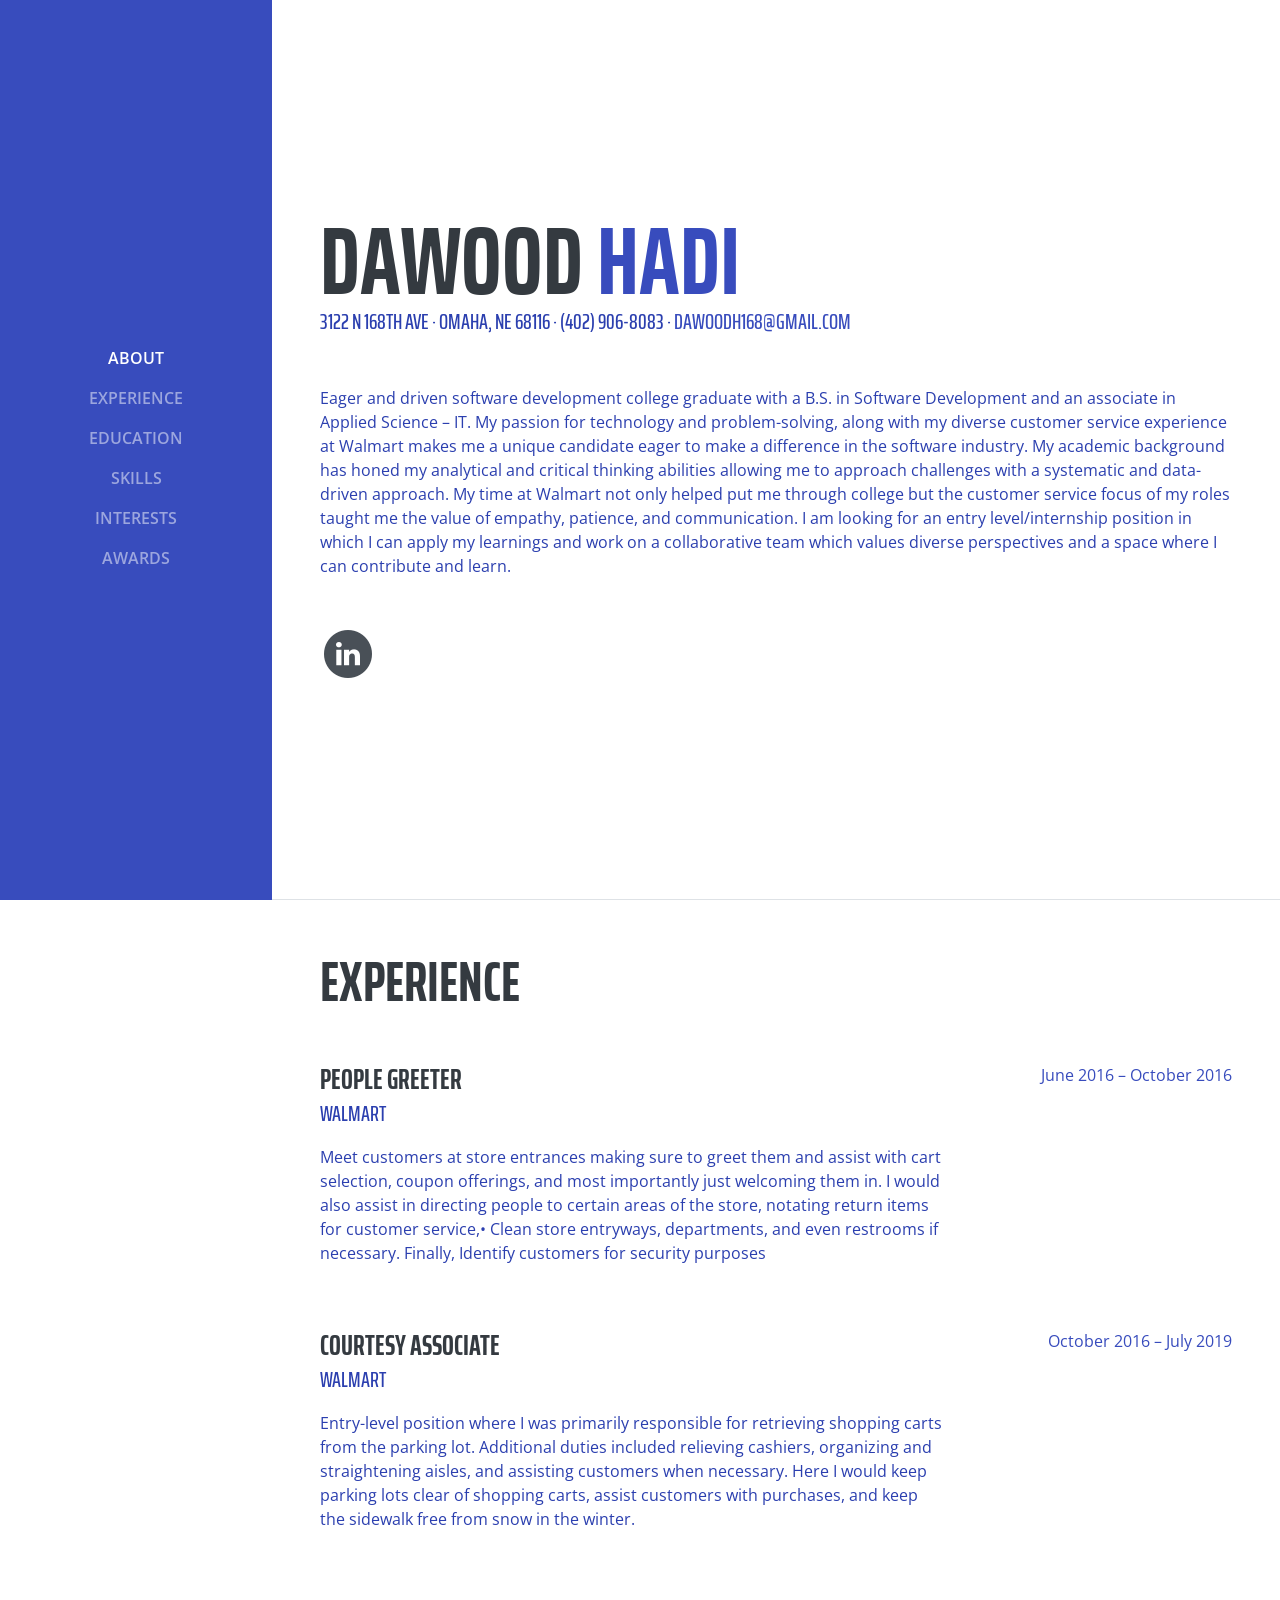
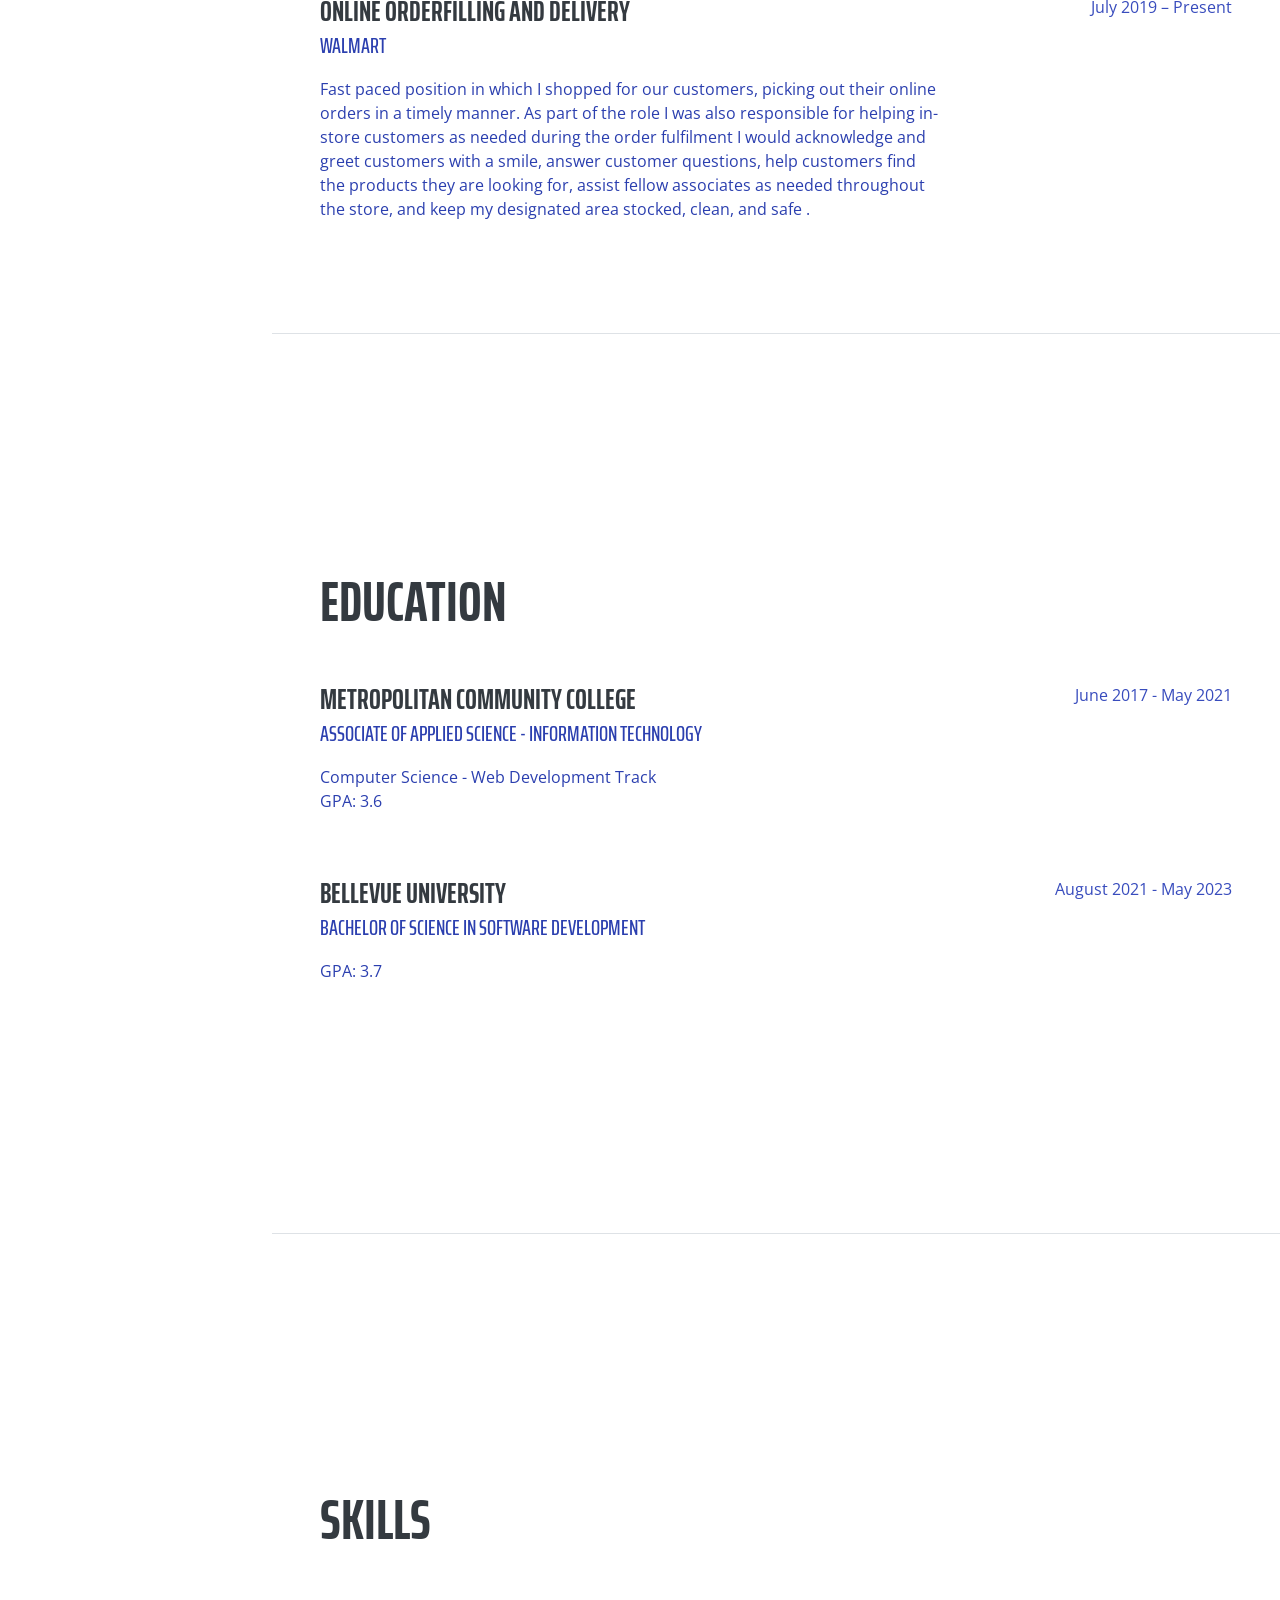
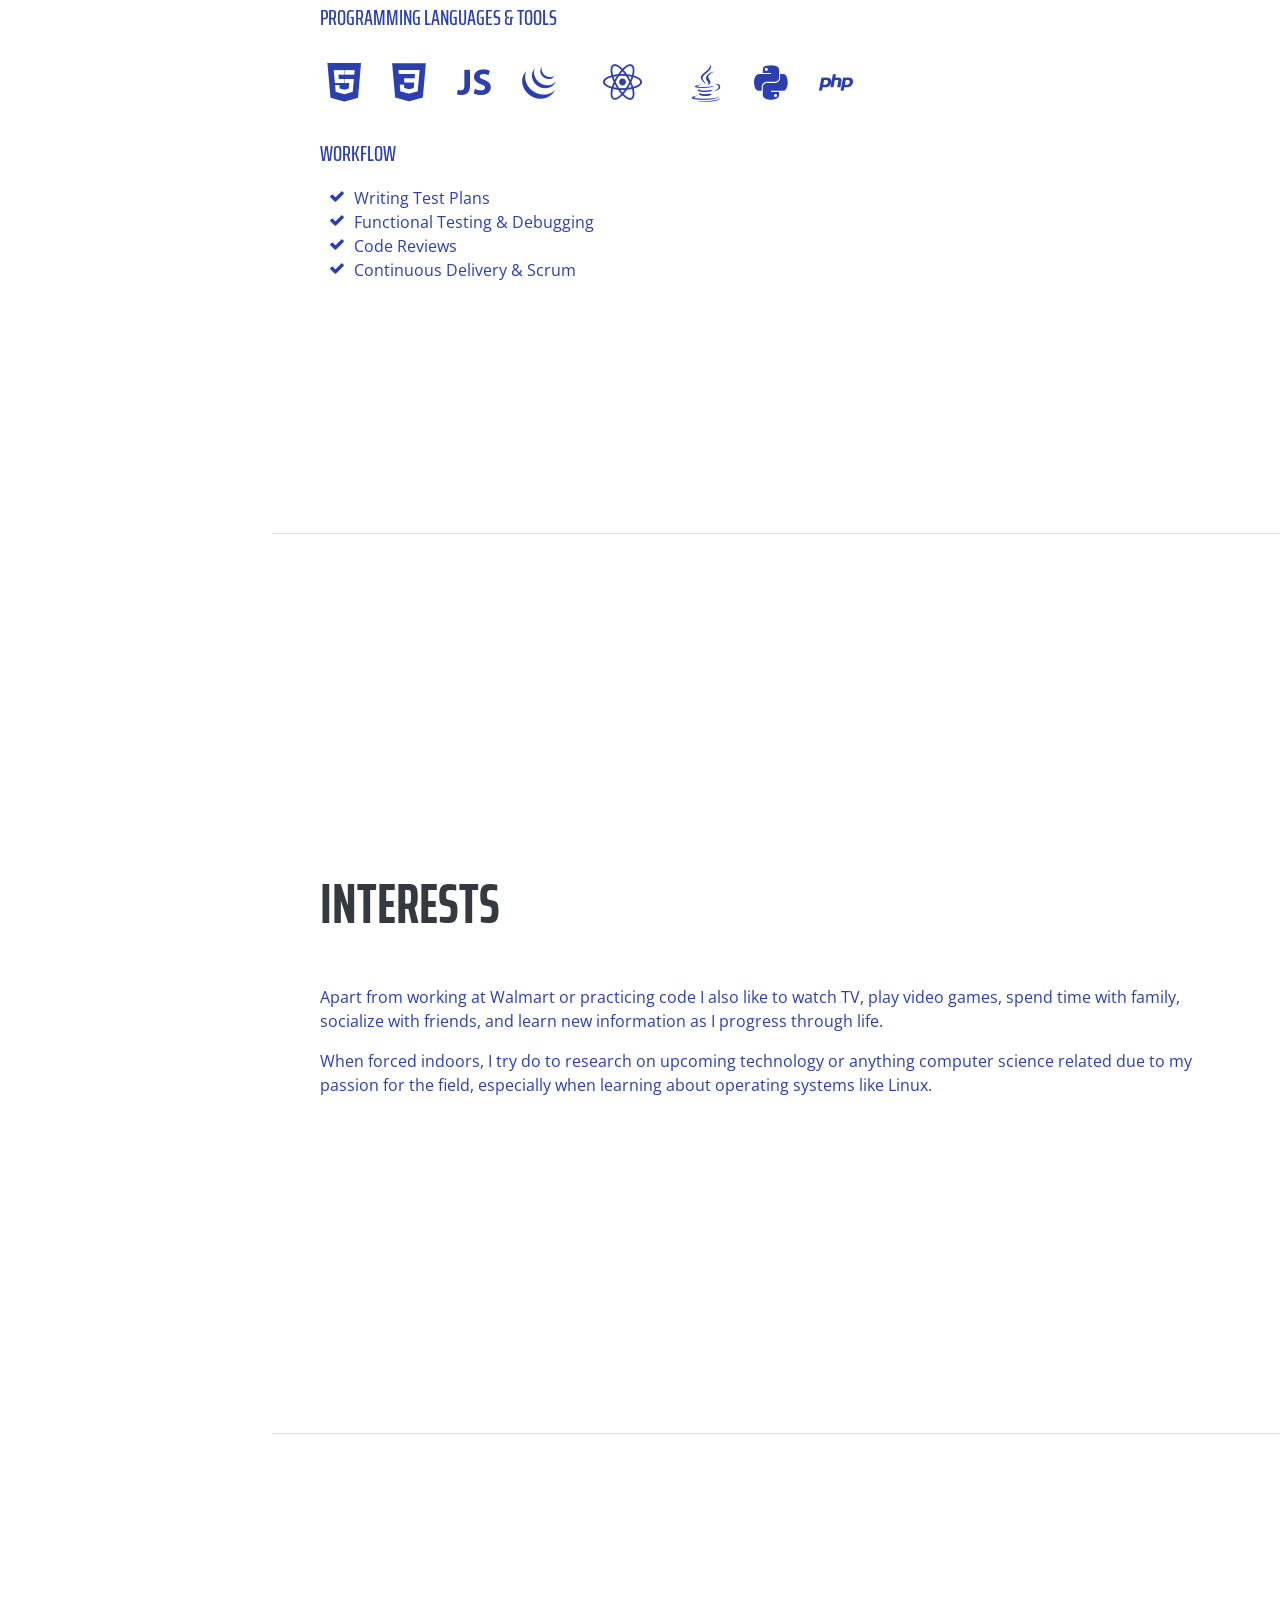
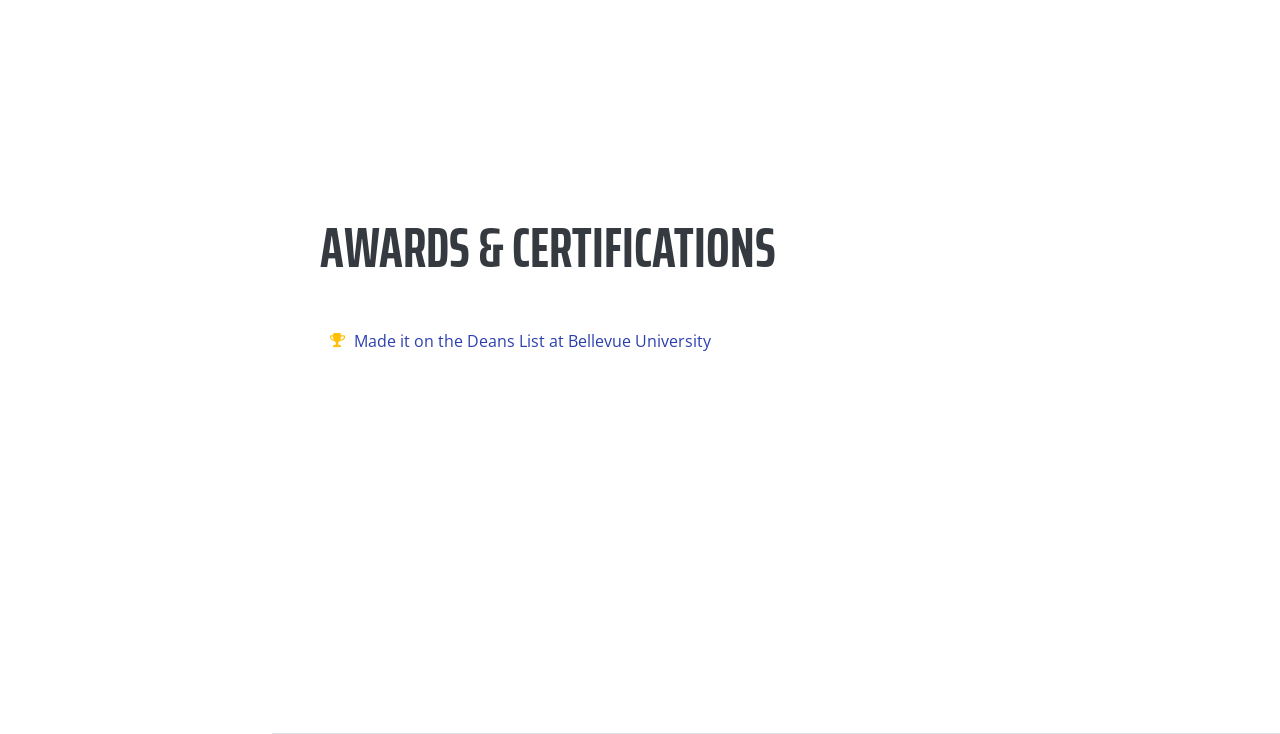
<file: resume-bootstrap4-master edit/resume-bootstrap4-master edit/index.html>
<!DOCTYPE html>
<html lang="en">

  <head>

    <meta charset="utf-8">
    <meta name="viewport" content="width=device-width, initial-scale=1, shrink-to-fit=no">
    <meta name="description" content="">
    <meta name="author" content="">

    <title>Resume - Start Bootstrap Theme</title>

    <!-- Bootstrap core CSS -->
    <link href="vendor/bootstrap/css/bootstrap.min.css" rel="stylesheet">

    <!-- Custom fonts for this template -->
    <link href="https://fonts.googleapis.com/css?family=Saira+Extra+Condensed:100,200,300,400,500,600,700,800,900" rel="stylesheet">
    <link href="https://fonts.googleapis.com/css?family=Open+Sans:300,300i,400,400i,600,600i,700,700i,800,800i" rel="stylesheet">
    <link href="vendor/font-awesome/css/font-awesome.min.css" rel="stylesheet">
    <link href="vendor/devicons/css/devicons.min.css" rel="stylesheet">
    <link href="vendor/simple-line-icons/css/simple-line-icons.css" rel="stylesheet">

    <!-- Custom styles for this template -->
    <link href="css/resume.css" rel="stylesheet">

  </head>

  <body id="page-top">

    <nav class="navbar navbar-expand-lg navbar-dark bg-primary fixed-top" id="sideNav">
      <a class="navbar-brand js-scroll-trigger" href="#page-top">
        <span class="d-block d-lg-none">Start Bootstrap</span>
        <span class="d-none d-lg-block">
        
        </span>
      </a>
      <button class="navbar-toggler" type="button" data-toggle="collapse" data-target="#navbarSupportedContent" aria-controls="navbarSupportedContent" aria-expanded="false" aria-label="Toggle navigation">
        <span class="navbar-toggler-icon"></span>
      </button>
      <div class="collapse navbar-collapse" id="navbarSupportedContent">
        <ul class="navbar-nav">
          <li class="nav-item">
            <a class="nav-link js-scroll-trigger" href="#about">About</a>
          </li>
          <li class="nav-item">
            <a class="nav-link js-scroll-trigger" href="#experience">Experience</a>
          </li>
          <li class="nav-item">
            <a class="nav-link js-scroll-trigger" href="#education">Education</a>
          </li>
          <li class="nav-item">
            <a class="nav-link js-scroll-trigger" href="#skills">Skills</a>
          </li>
          <li class="nav-item">
            <a class="nav-link js-scroll-trigger" href="#interests">Interests</a>
          </li>
          <li class="nav-item">
            <a class="nav-link js-scroll-trigger" href="#awards">Awards</a>
          </li>
        </ul>
      </div>
    </nav>

    <div class="container-fluid p-0">

      <section class="resume-section p-3 p-lg-5 d-flex d-column" id="about">
        <div class="my-auto">
          <h1 class="mb-0">Dawood
            <span class="text-primary">Hadi</span>
          </h1>
          <div class="subheading mb-5">3122 N 168th Ave · Omaha, NE 68116 · (402) 906-8083 ·
            <a href="mailto:name@email.com">Dawoodh168@gmail.com</a>
          </div>
          <p class="mb-5">Eager and driven software development college graduate with a B.S. in Software Development and an associate in Applied Science – IT. My passion for technology and problem-solving, along with my diverse customer service experience at Walmart makes me a unique candidate eager to make a difference in the software industry. My academic background has honed my analytical and critical thinking abilities allowing me to approach challenges with a systematic and data-driven approach. My time at Walmart not only helped put me through college but the customer service focus of my roles taught me the value of empathy, patience, and communication. 
            I am looking for an entry level/internship position in which I can apply my learnings and work on a collaborative team which values diverse perspectives and a space where I can contribute and learn.</p>
          <ul class="list-inline list-social-icons mb-0">
            
            <li class="list-inline-item">
              <a href="https://www.linkedin.com/in/dawood-hadi-a346191b7/">
                <span class="fa-stack fa-lg">
                  <i class="fa fa-circle fa-stack-2x"></i>
                  <i class="fa fa-linkedin fa-stack-1x fa-inverse"></i>
                </span>
              </a>
            </li>
          </ul>
        </div>
      </section>

      <section class="resume-section p-3 p-lg-5 d-flex flex-column" id="experience">
        <div class="my-auto">
          <h2 class="mb-5">Experience</h2>

          <div class="resume-item d-flex flex-column flex-md-row mb-5">
            <div class="resume-content mr-auto">
              <h3 class="mb-0">People Greeter</h3>
              <div class="subheading mb-3">Walmart</div>
              <p>Meet customers at store entrances making sure to greet them and assist with cart selection, coupon offerings, and most importantly just welcoming them in. 
                I would also assist in directing people to certain areas of the store, notating return items for customer service,•	Clean store entryways, departments, and even restrooms if necessary. Finally, Identify customers for security purposes     </p>
            </div>
            <div class="resume-date text-md-right">
              <span class="text-primary">June 2016 – October 2016</span>
            </div>
          </div>

          <div class="resume-item d-flex flex-column flex-md-row mb-5">
            <div class="resume-content mr-auto">
              <h3 class="mb-0">Courtesy Associate</h3>
              <div class="subheading mb-3">Walmart</div>
              <p>Entry-level position where I was primarily responsible for retrieving shopping carts from the parking lot. Additional duties included relieving cashiers, organizing and straightening aisles, and assisting customers when necessary.
              Here I would keep parking lots clear of shopping carts, assist customers with purchases, and keep the sidewalk free from snow in the winter.</p>
            </div>
            <div class="resume-date text-md-right">
              <span class="text-primary">October 2016 – July 2019</span>
            </div>
          </div>

          <div class="resume-item d-flex flex-column flex-md-row mb-5">
            <div class="resume-content mr-auto">
              <h3 class="mb-0">Online Orderfilling and Delivery</h3>
              <div class="subheading mb-3">Walmart</div>
              <p>Fast paced position in which I shopped for our customers, picking out their online orders in a timely manner. As part of the role I was also responsible for helping in-store customers as needed during the order fulfilment
                I would acknowledge and greet customers with a smile, answer customer questions, help customers find the products they are looking for, assist fellow associates as needed throughout the store, and keep my designated area stocked, clean, and safe  .</p>
            </div>
            <div class="resume-date text-md-right">
              <span class="text-primary">July 2019 – Present</span>
            </div>
          </div>

          
          </div>

        </div>

      </section>

      <section class="resume-section p-3 p-lg-5 d-flex flex-column" id="education">
        <div class="my-auto">
          <h2 class="mb-5">Education</h2>

          <div class="resume-item d-flex flex-column flex-md-row mb-5">
            <div class="resume-content mr-auto">
              <h3 class="mb-0">Metropolitan Community College</h3>
              <div class="subheading mb-3">Associate of Applied Science - Information Technology</div>
              <div>Computer Science - Web Development Track</div>
              <p>GPA: 3.6</p>
            </div>
            <div class="resume-date text-md-right">
              <span class="text-primary">June 2017 - May 2021</span>
            </div>
          </div>

          <div class="resume-item d-flex flex-column flex-md-row">
            <div class="resume-content mr-auto">
              <h3 class="mb-0">Bellevue University</h3>
              <div class="subheading mb-3">Bachelor of Science in Software Development</div>
              <p>GPA: 3.7</p>
            </div>
            <div class="resume-date text-md-right">
              <span class="text-primary">August 2021 - May 2023</span>
            </div>
          </div>

        </div>
      </section>

      <section class="resume-section p-3 p-lg-5 d-flex flex-column" id="skills">
        <div class="my-auto">
          <h2 class="mb-5">Skills</h2>

          <div class="subheading mb-3">Programming Languages &amp; Tools</div>
          <ul class="list-inline list-icons">
            <li class="list-inline-item">
              <i class="devicons devicons-html5"></i>
            </li>
            <li class="list-inline-item">
              <i class="devicons devicons-css3"></i>
            </li>
            <li class="list-inline-item">
              <i class="devicons devicons-javascript"></i>
            </li>
            <li class="list-inline-item">
              <i class="devicons devicons-jquery"></i>
            </li>
            <li class="list-inline-item">
              <i class="devicons devicons-json"></i>
            </li>
            <li class="list-inline-item">
              <i class="devicons devicons-react"></i>
            </li>
            <li class="list-inline-item">
              <i class="devicons devicons-node"></i>
            </li>
            <li class="list-inline-item">
              <i class="devicons devicons-java"></i>
            </li>
            <li class="list-inline-item">
              <i class="devicons devicons-python"></i>
            </li>
            <li class="list-inline-item">
              <i class="devicons devicons-php"></i>
            </li>
          </ul>

          <div class="subheading mb-3">Workflow</div>
          <ul class="fa-ul mb-0">
            <li>
              <i class="fa-li fa fa-check"></i>
              Writing Test Plans</li>
            <li>
              <i class="fa-li fa fa-check"></i>
              Functional Testing &amp; Debugging</li>
            <li>
              <i class="fa-li fa fa-check"></i>
              Code Reviews</li>
            <li>
              <i class="fa-li fa fa-check"></i>
              Continuous Delivery &amp; Scrum</li>
          </ul>
        </div>
      </section>

      <section class="resume-section p-3 p-lg-5 d-flex flex-column" id="interests">
        <div class="my-auto">
          <h2 class="mb-5">Interests</h2>
          <p>Apart from working at Walmart or practicing code I also like to watch TV, play video games, spend time with family, socialize with friends, and learn new information as I progress through life.</p>
          <p class="mb-0">When forced indoors, I try do to research on upcoming technology or anything computer science related due to my passion for the field, especially when learning about operating systems like Linux.</p>
        </div>
      </section>

      <section class="resume-section p-3 p-lg-5 d-flex flex-column" id="awards">
        <div class="my-auto">
          <h2 class="mb-5">Awards &amp; Certifications</h2>
          <ul class="fa-ul mb-0">
            <li>
              <i class="fa-li fa fa-trophy text-warning"></i>
              Made it on the Deans List at Bellevue University</li>

          </ul>
        </div>
      </section>

    </div>

    <!-- Bootstrap core JavaScript -->
    <script src="vendor/jquery/jquery.min.js"></script>
    <script src="vendor/bootstrap/js/bootstrap.bundle.min.js"></script>

    <!-- Plugin JavaScript -->
    <script src="vendor/jquery-easing/jquery.easing.min.js"></script>

    <!-- Custom scripts for this template -->
    <script src="js/resume.min.js"></script>

  </body>

</html>
</file>
<file: resume-bootstrap4-master edit/resume-bootstrap4-master edit/vendor/simple-line-icons/css/simple-line-icons.css>
@font-face {
  font-family: 'simple-line-icons';
  src: url('../fonts/Simple-Line-Icons.eot?v=2.4.0');
  src: url('../fonts/Simple-Line-Icons.eot?v=2.4.0#iefix') format('embedded-opentype'), url('../fonts/Simple-Line-Icons.woff2?v=2.4.0') format('woff2'), url('../fonts/Simple-Line-Icons.ttf?v=2.4.0') format('truetype'), url('../fonts/Simple-Line-Icons.woff?v=2.4.0') format('woff'), url('../fonts/Simple-Line-Icons.svg?v=2.4.0#simple-line-icons') format('svg');
  font-weight: normal;
  font-style: normal;
}
/*
 Use the following CSS code if you want to have a class per icon.
 Instead of a list of all class selectors, you can use the generic [class*="icon-"] selector, but it's slower:
*/
.icon-user,
.icon-people,
.icon-user-female,
.icon-user-follow,
.icon-user-following,
.icon-user-unfollow,
.icon-login,
.icon-logout,
.icon-emotsmile,
.icon-phone,
.icon-call-end,
.icon-call-in,
.icon-call-out,
.icon-map,
.icon-location-pin,
.icon-direction,
.icon-directions,
.icon-compass,
.icon-layers,
.icon-menu,
.icon-list,
.icon-options-vertical,
.icon-options,
.icon-arrow-down,
.icon-arrow-left,
.icon-arrow-right,
.icon-arrow-up,
.icon-arrow-up-circle,
.icon-arrow-left-circle,
.icon-arrow-right-circle,
.icon-arrow-down-circle,
.icon-check,
.icon-clock,
.icon-plus,
.icon-minus,
.icon-close,
.icon-event,
.icon-exclamation,
.icon-organization,
.icon-trophy,
.icon-screen-smartphone,
.icon-screen-desktop,
.icon-plane,
.icon-notebook,
.icon-mustache,
.icon-mouse,
.icon-magnet,
.icon-energy,
.icon-disc,
.icon-cursor,
.icon-cursor-move,
.icon-crop,
.icon-chemistry,
.icon-speedometer,
.icon-shield,
.icon-screen-tablet,
.icon-magic-wand,
.icon-hourglass,
.icon-graduation,
.icon-ghost,
.icon-game-controller,
.icon-fire,
.icon-eyeglass,
.icon-envelope-open,
.icon-envelope-letter,
.icon-bell,
.icon-badge,
.icon-anchor,
.icon-wallet,
.icon-vector,
.icon-speech,
.icon-puzzle,
.icon-printer,
.icon-present,
.icon-playlist,
.icon-pin,
.icon-picture,
.icon-handbag,
.icon-globe-alt,
.icon-globe,
.icon-folder-alt,
.icon-folder,
.icon-film,
.icon-feed,
.icon-drop,
.icon-drawer,
.icon-docs,
.icon-doc,
.icon-diamond,
.icon-cup,
.icon-calculator,
.icon-bubbles,
.icon-briefcase,
.icon-book-open,
.icon-basket-loaded,
.icon-basket,
.icon-bag,
.icon-action-undo,
.icon-action-redo,
.icon-wrench,
.icon-umbrella,
.icon-trash,
.icon-tag,
.icon-support,
.icon-frame,
.icon-size-fullscreen,
.icon-size-actual,
.icon-shuffle,
.icon-share-alt,
.icon-share,
.icon-rocket,
.icon-question,
.icon-pie-chart,
.icon-pencil,
.icon-note,
.icon-loop,
.icon-home,
.icon-grid,
.icon-graph,
.icon-microphone,
.icon-music-tone-alt,
.icon-music-tone,
.icon-earphones-alt,
.icon-earphones,
.icon-equalizer,
.icon-like,
.icon-dislike,
.icon-control-start,
.icon-control-rewind,
.icon-control-play,
.icon-control-pause,
.icon-control-forward,
.icon-control-end,
.icon-volume-1,
.icon-volume-2,
.icon-volume-off,
.icon-calendar,
.icon-bulb,
.icon-chart,
.icon-ban,
.icon-bubble,
.icon-camrecorder,
.icon-camera,
.icon-cloud-download,
.icon-cloud-upload,
.icon-envelope,
.icon-eye,
.icon-flag,
.icon-heart,
.icon-info,
.icon-key,
.icon-link,
.icon-lock,
.icon-lock-open,
.icon-magnifier,
.icon-magnifier-add,
.icon-magnifier-remove,
.icon-paper-clip,
.icon-paper-plane,
.icon-power,
.icon-refresh,
.icon-reload,
.icon-settings,
.icon-star,
.icon-symbol-female,
.icon-symbol-male,
.icon-target,
.icon-credit-card,
.icon-paypal,
.icon-social-tumblr,
.icon-social-twitter,
.icon-social-facebook,
.icon-social-instagram,
.icon-social-linkedin,
.icon-social-pinterest,
.icon-social-github,
.icon-social-google,
.icon-social-reddit,
.icon-social-skype,
.icon-social-dribbble,
.icon-social-behance,
.icon-social-foursqare,
.icon-social-soundcloud,
.icon-social-spotify,
.icon-social-stumbleupon,
.icon-social-youtube,
.icon-social-dropbox,
.icon-social-vkontakte,
.icon-social-steam {
  font-family: 'simple-line-icons';
  speak: none;
  font-style: normal;
  font-weight: normal;
  font-variant: normal;
  text-transform: none;
  line-height: 1;
  /* Better Font Rendering =========== */
  -webkit-font-smoothing: antialiased;
  -moz-osx-font-smoothing: grayscale;
}
.icon-user:before {
  content: "\e005";
}
.icon-people:before {
  content: "\e001";
}
.icon-user-female:before {
  content: "\e000";
}
.icon-user-follow:before {
  content: "\e002";
}
.icon-user-following:before {
  content: "\e003";
}
.icon-user-unfollow:before {
  content: "\e004";
}
.icon-login:before {
  content: "\e066";
}
.icon-logout:before {
  content: "\e065";
}
.icon-emotsmile:before {
  content: "\e021";
}
.icon-phone:before {
  content: "\e600";
}
.icon-call-end:before {
  content: "\e048";
}
.icon-call-in:before {
  content: "\e047";
}
.icon-call-out:before {
  content: "\e046";
}
.icon-map:before {
  content: "\e033";
}
.icon-location-pin:before {
  content: "\e096";
}
.icon-direction:before {
  content: "\e042";
}
.icon-directions:before {
  content: "\e041";
}
.icon-compass:before {
  content: "\e045";
}
.icon-layers:before {
  content: "\e034";
}
.icon-menu:before {
  content: "\e601";
}
.icon-list:before {
  content: "\e067";
}
.icon-options-vertical:before {
  content: "\e602";
}
.icon-options:before {
  content: "\e603";
}
.icon-arrow-down:before {
  content: "\e604";
}
.icon-arrow-left:before {
  content: "\e605";
}
.icon-arrow-right:before {
  content: "\e606";
}
.icon-arrow-up:before {
  content: "\e607";
}
.icon-arrow-up-circle:before {
  content: "\e078";
}
.icon-arrow-left-circle:before {
  content: "\e07a";
}
.icon-arrow-right-circle:before {
  content: "\e079";
}
.icon-arrow-down-circle:before {
  content: "\e07b";
}
.icon-check:before {
  content: "\e080";
}
.icon-clock:before {
  content: "\e081";
}
.icon-plus:before {
  content: "\e095";
}
.icon-minus:before {
  content: "\e615";
}
.icon-close:before {
  content: "\e082";
}
.icon-event:before {
  content: "\e619";
}
.icon-exclamation:before {
  content: "\e617";
}
.icon-organization:before {
  content: "\e616";
}
.icon-trophy:before {
  content: "\e006";
}
.icon-screen-smartphone:before {
  content: "\e010";
}
.icon-screen-desktop:before {
  content: "\e011";
}
.icon-plane:before {
  content: "\e012";
}
.icon-notebook:before {
  content: "\e013";
}
.icon-mustache:before {
  content: "\e014";
}
.icon-mouse:before {
  content: "\e015";
}
.icon-magnet:before {
  content: "\e016";
}
.icon-energy:before {
  content: "\e020";
}
.icon-disc:before {
  content: "\e022";
}
.icon-cursor:before {
  content: "\e06e";
}
.icon-cursor-move:before {
  content: "\e023";
}
.icon-crop:before {
  content: "\e024";
}
.icon-chemistry:before {
  content: "\e026";
}
.icon-speedometer:before {
  content: "\e007";
}
.icon-shield:before {
  content: "\e00e";
}
.icon-screen-tablet:before {
  content: "\e00f";
}
.icon-magic-wand:before {
  content: "\e017";
}
.icon-hourglass:before {
  content: "\e018";
}
.icon-graduation:before {
  content: "\e019";
}
.icon-ghost:before {
  content: "\e01a";
}
.icon-game-controller:before {
  content: "\e01b";
}
.icon-fire:before {
  content: "\e01c";
}
.icon-eyeglass:before {
  content: "\e01d";
}
.icon-envelope-open:before {
  content: "\e01e";
}
.icon-envelope-letter:before {
  content: "\e01f";
}
.icon-bell:before {
  content: "\e027";
}
.icon-badge:before {
  content: "\e028";
}
.icon-anchor:before {
  content: "\e029";
}
.icon-wallet:before {
  content: "\e02a";
}
.icon-vector:before {
  content: "\e02b";
}
.icon-speech:before {
  content: "\e02c";
}
.icon-puzzle:before {
  content: "\e02d";
}
.icon-printer:before {
  content: "\e02e";
}
.icon-present:before {
  content: "\e02f";
}
.icon-playlist:before {
  content: "\e030";
}
.icon-pin:before {
  content: "\e031";
}
.icon-picture:before {
  content: "\e032";
}
.icon-handbag:before {
  content: "\e035";
}
.icon-globe-alt:before {
  content: "\e036";
}
.icon-globe:before {
  content: "\e037";
}
.icon-folder-alt:before {
  content: "\e039";
}
.icon-folder:before {
  content: "\e089";
}
.icon-film:before {
  content: "\e03a";
}
.icon-feed:before {
  content: "\e03b";
}
.icon-drop:before {
  content: "\e03e";
}
.icon-drawer:before {
  content: "\e03f";
}
.icon-docs:before {
  content: "\e040";
}
.icon-doc:before {
  content: "\e085";
}
.icon-diamond:before {
  content: "\e043";
}
.icon-cup:before {
  content: "\e044";
}
.icon-calculator:before {
  content: "\e049";
}
.icon-bubbles:before {
  content: "\e04a";
}
.icon-briefcase:before {
  content: "\e04b";
}
.icon-book-open:before {
  content: "\e04c";
}
.icon-basket-loaded:before {
  content: "\e04d";
}
.icon-basket:before {
  content: "\e04e";
}
.icon-bag:before {
  content: "\e04f";
}
.icon-action-undo:before {
  content: "\e050";
}
.icon-action-redo:before {
  content: "\e051";
}
.icon-wrench:before {
  content: "\e052";
}
.icon-umbrella:before {
  content: "\e053";
}
.icon-trash:before {
  content: "\e054";
}
.icon-tag:before {
  content: "\e055";
}
.icon-support:before {
  content: "\e056";
}
.icon-frame:before {
  content: "\e038";
}
.icon-size-fullscreen:before {
  content: "\e057";
}
.icon-size-actual:before {
  content: "\e058";
}
.icon-shuffle:before {
  content: "\e059";
}
.icon-share-alt:before {
  content: "\e05a";
}
.icon-share:before {
  content: "\e05b";
}
.icon-rocket:before {
  content: "\e05c";
}
.icon-question:before {
  content: "\e05d";
}
.icon-pie-chart:before {
  content: "\e05e";
}
.icon-pencil:before {
  content: "\e05f";
}
.icon-note:before {
  content: "\e060";
}
.icon-loop:before {
  content: "\e064";
}
.icon-home:before {
  content: "\e069";
}
.icon-grid:before {
  content: "\e06a";
}
.icon-graph:before {
  content: "\e06b";
}
.icon-microphone:before {
  content: "\e063";
}
.icon-music-tone-alt:before {
  content: "\e061";
}
.icon-music-tone:before {
  content: "\e062";
}
.icon-earphones-alt:before {
  content: "\e03c";
}
.icon-earphones:before {
  content: "\e03d";
}
.icon-equalizer:before {
  content: "\e06c";
}
.icon-like:before {
  content: "\e068";
}
.icon-dislike:before {
  content: "\e06d";
}
.icon-control-start:before {
  content: "\e06f";
}
.icon-control-rewind:before {
  content: "\e070";
}
.icon-control-play:before {
  content: "\e071";
}
.icon-control-pause:before {
  content: "\e072";
}
.icon-control-forward:before {
  content: "\e073";
}
.icon-control-end:before {
  content: "\e074";
}
.icon-volume-1:before {
  content: "\e09f";
}
.icon-volume-2:before {
  content: "\e0a0";
}
.icon-volume-off:before {
  content: "\e0a1";
}
.icon-calendar:before {
  content: "\e075";
}
.icon-bulb:before {
  content: "\e076";
}
.icon-chart:before {
  content: "\e077";
}
.icon-ban:before {
  content: "\e07c";
}
.icon-bubble:before {
  content: "\e07d";
}
.icon-camrecorder:before {
  content: "\e07e";
}
.icon-camera:before {
  content: "\e07f";
}
.icon-cloud-download:before {
  content: "\e083";
}
.icon-cloud-upload:before {
  content: "\e084";
}
.icon-envelope:before {
  content: "\e086";
}
.icon-eye:before {
  content: "\e087";
}
.icon-flag:before {
  content: "\e088";
}
.icon-heart:before {
  content: "\e08a";
}
.icon-info:before {
  content: "\e08b";
}
.icon-key:before {
  content: "\e08c";
}
.icon-link:before {
  content: "\e08d";
}
.icon-lock:before {
  content: "\e08e";
}
.icon-lock-open:before {
  content: "\e08f";
}
.icon-magnifier:before {
  content: "\e090";
}
.icon-magnifier-add:before {
  content: "\e091";
}
.icon-magnifier-remove:before {
  content: "\e092";
}
.icon-paper-clip:before {
  content: "\e093";
}
.icon-paper-plane:before {
  content: "\e094";
}
.icon-power:before {
  content: "\e097";
}
.icon-refresh:before {
  content: "\e098";
}
.icon-reload:before {
  content: "\e099";
}
.icon-settings:before {
  content: "\e09a";
}
.icon-star:before {
  content: "\e09b";
}
.icon-symbol-female:before {
  content: "\e09c";
}
.icon-symbol-male:before {
  content: "\e09d";
}
.icon-target:before {
  content: "\e09e";
}
.icon-credit-card:before {
  content: "\e025";
}
.icon-paypal:before {
  content: "\e608";
}
.icon-social-tumblr:before {
  content: "\e00a";
}
.icon-social-twitter:before {
  content: "\e009";
}
.icon-social-facebook:before {
  content: "\e00b";
}
.icon-social-instagram:before {
  content: "\e609";
}
.icon-social-linkedin:before {
  content: "\e60a";
}
.icon-social-pinterest:before {
  content: "\e60b";
}
.icon-social-github:before {
  content: "\e60c";
}
.icon-social-google:before {
  content: "\e60d";
}
.icon-social-reddit:before {
  content: "\e60e";
}
.icon-social-skype:before {
  content: "\e60f";
}
.icon-social-dribbble:before {
  content: "\e00d";
}
.icon-social-behance:before {
  content: "\e610";
}
.icon-social-foursqare:before {
  content: "\e611";
}
.icon-social-soundcloud:before {
  content: "\e612";
}
.icon-social-spotify:before {
  content: "\e613";
}
.icon-social-stumbleupon:before {
  content: "\e614";
}
.icon-social-youtube:before {
  content: "\e008";
}
.icon-social-dropbox:before {
  content: "\e00c";
}
.icon-social-vkontakte:before {
  content: "\e618";
}
.icon-social-steam:before {
  content: "\e620";
}
</file>
<file: resume-bootstrap4-master edit/resume-bootstrap4-master edit/vendor/devicons/css/devicons.min.css>
/*!
 *  Devicons 1.8.0 made by Theodore Vorillas / http://vorillaz.com 
 */
@font-face{font-family:devicons;src:url(../fonts/devicons.eot?xqxft6);src:url(../fonts/devicons.eot?#iefixxqxft6) format("embedded-opentype"),url(../fonts/devicons.woff?xqxft6) format("woff"),url(../fonts/devicons.ttf?xqxft6) format("truetype"),url(../fonts/devicons.svg?xqxft6#devicons) format("svg");font-weight:400;font-style:normal}.devicons{font-family:devicons;speak:none;font-style:normal;font-weight:400;font-variant:normal;text-transform:none;line-height:1;-webkit-font-smoothing:antialiased;-moz-osx-font-smoothing:grayscale}.devicons-git:before{content:"\e602"}.devicons-git_compare:before{content:"\e628"}.devicons-git_branch:before{content:"\e625"}.devicons-git_commit:before{content:"\e629"}.devicons-git_pull_request:before{content:"\e626"}.devicons-git_merge:before{content:"\e627"}.devicons-bitbucket:before{content:"\e603"}.devicons-github_alt:before{content:"\e608"}.devicons-github_badge:before{content:"\e609"}.devicons-github:before{content:"\e60a"}.devicons-github_full:before{content:"\e617"}.devicons-java:before{content:"\e638"}.devicons-ruby:before{content:"\e639"}.devicons-scala:before{content:"\e637"}.devicons-python:before{content:"\e63c"}.devicons-go:before{content:"\e624"}.devicons-ruby_on_rails:before{content:"\e63b"}.devicons-django:before{content:"\e61d"}.devicons-markdown:before{content:"\e63e"}.devicons-php:before{content:"\e63d"}.devicons-mysql:before{content:"\e604"}.devicons-streamline:before{content:"\e605"}.devicons-database:before{content:"\e606"}.devicons-laravel:before{content:"\e63f"}.devicons-javascript:before{content:"\e64e"}.devicons-angular:before{content:"\e653"}.devicons-backbone:before{content:"\e652"}.devicons-coffeescript:before{content:"\e651"}.devicons-jquery:before{content:"\e650"}.devicons-modernizr:before{content:"\e620"}.devicons-jquery_ui:before{content:"\e654"}.devicons-ember:before{content:"\e61b"}.devicons-dojo:before{content:"\e61c"}.devicons-nodejs:before{content:"\e619"}.devicons-nodejs_small:before{content:"\e618"}.devicons-javascript_shield:before{content:"\e64f"}.devicons-bootstrap:before{content:"\e647"}.devicons-sass:before{content:"\e64b"}.devicons-css3_full:before{content:"\e64a"}.devicons-css3:before{content:"\e649"}.devicons-html5:before{content:"\e636"}.devicons-html5_multimedia:before{content:"\e632"}.devicons-html5_device_access:before{content:"\e633"}.devicons-html5_3d_effects:before{content:"\e635"}.devicons-html5_connectivity:before{content:"\e634"}.devicons-ghost_small:before{content:"\e614"}.devicons-ghost:before{content:"\e61f"}.devicons-magento:before{content:"\e640"}.devicons-joomla:before{content:"\e641"}.devicons-jekyll_small:before{content:"\e60d"}.devicons-drupal:before{content:"\e642"}.devicons-wordpress:before{content:"\e60b"}.devicons-grunt:before{content:"\e64c"}.devicons-bower:before{content:"\e64d"}.devicons-npm:before{content:"\e61e"}.devicons-yahoo_small:before{content:"\e62b"}.devicons-yahoo:before{content:"\e615"}.devicons-bing_small:before{content:"\e600"}.devicons-windows:before{content:"\e60f"}.devicons-linux:before{content:"\e612"}.devicons-ubuntu:before{content:"\e63a"}.devicons-android:before{content:"\e60e"}.devicons-apple:before{content:"\e611"}.devicons-appstore:before{content:"\e613"}.devicons-phonegap:before{content:"\e630"}.devicons-blackberry:before{content:"\e623"}.devicons-stackoverflow:before{content:"\e610"}.devicons-techcrunch:before{content:"\e62c"}.devicons-codrops:before{content:"\e62f"}.devicons-css_tricks:before{content:"\e601"}.devicons-smashing_magazine:before{content:"\e62d"}.devicons-netmagazine:before{content:"\e62e"}.devicons-codepen:before{content:"\e616"}.devicons-cssdeck:before{content:"\e62a"}.devicons-hackernews:before{content:"\e61a"}.devicons-dropbox:before{content:"\e607"}.devicons-google_drive:before{content:"\e631"}.devicons-visualstudio:before{content:"\e60c"}.devicons-unity_small:before{content:"\e621"}.devicons-raspberry_pi:before{content:"\e622"}.devicons-chrome:before{content:"\e643"}.devicons-ie:before{content:"\e644"}.devicons-firefox:before{content:"\e645"}.devicons-opera:before{content:"\e646"}.devicons-safari:before{content:"\e648"}.devicons-swift:before{content:"\e655"}.devicons-symfony:before{content:"\e656"}.devicons-symfony_badge:before{content:"\e657"}.devicons-less:before{content:"\e658"}.devicons-stylus:before{content:"\e659"}.devicons-trello:before{content:"\e65a"}.devicons-atlassian:before{content:"\e65b"}.devicons-jira:before{content:"\e65c"}.devicons-envato:before{content:"\e65d"}.devicons-snap_svg:before{content:"\e65e"}.devicons-raphael:before{content:"\e65f"}.devicons-google_analytics:before{content:"\e660"}.devicons-compass:before{content:"\e661"}.devicons-onedrive:before{content:"\e662"}.devicons-gulp:before{content:"\e663"}.devicons-atom:before{content:"\e664"}.devicons-cisco:before{content:"\e665"}.devicons-nancy:before{content:"\e666"}.devicons-clojure:before{content:"\e668"}.devicons-clojure_alt:before{content:"\e66a"}.devicons-perl:before{content:"\e669"}.devicons-celluloid:before{content:"\e66b"}.devicons-w3c:before{content:"\e66c"}.devicons-redis:before{content:"\e66d"}.devicons-postgresql:before{content:"\e66e"}.devicons-webplatform:before{content:"\e66f"}.devicons-jenkins:before{content:"\e667"}.devicons-requirejs:before{content:"\e670"}.devicons-opensource:before{content:"\e671"}.devicons-typo3:before{content:"\e672"}.devicons-uikit:before{content:"\e673"}.devicons-doctrine:before{content:"\e674"}.devicons-groovy:before{content:"\e675"}.devicons-nginx:before{content:"\e676"}.devicons-haskell:before{content:"\e677"}.devicons-zend:before{content:"\e678"}.devicons-gnu:before{content:"\e679"}.devicons-yeoman:before{content:"\e67a"}.devicons-heroku:before{content:"\e67b"}.devicons-debian:before{content:"\e67d"}.devicons-travis:before{content:"\e67e"}.devicons-dotnet:before{content:"\e67f"}.devicons-codeigniter:before{content:"\e680"}.devicons-javascript_badge:before{content:"\e681"}.devicons-yii:before{content:"\e682"}.devicons-msql_server:before{content:"\e67c"}.devicons-composer:before{content:"\e683"}.devicons-krakenjs_badge:before{content:"\e684"}.devicons-krakenjs:before{content:"\e685"}.devicons-mozilla:before{content:"\e686"}.devicons-firebase:before{content:"\e687"}.devicons-sizzlejs:before{content:"\e688"}.devicons-creativecommons:before{content:"\e689"}.devicons-creativecommons_badge:before{content:"\e68a"}.devicons-mitlicence:before{content:"\e68b"}.devicons-senchatouch:before{content:"\e68c"}.devicons-bugsense:before{content:"\e68d"}.devicons-extjs:before{content:"\e68e"}.devicons-mootools_badge:before{content:"\e68f"}.devicons-mootools:before{content:"\e690"}.devicons-ruby_rough:before{content:"\e691"}.devicons-komodo:before{content:"\e692"}.devicons-coda:before{content:"\e693"}.devicons-bintray:before{content:"\e694"}.devicons-terminal:before{content:"\e695"}.devicons-code:before{content:"\e696"}.devicons-responsive:before{content:"\e697"}.devicons-dart:before{content:"\e698"}.devicons-aptana:before{content:"\e699"}.devicons-mailchimp:before{content:"\e69a"}.devicons-netbeans:before{content:"\e69b"}.devicons-dreamweaver:before{content:"\e69c"}.devicons-brackets:before{content:"\e69d"}.devicons-eclipse:before{content:"\e69e"}.devicons-cloud9:before{content:"\e69f"}.devicons-scrum:before{content:"\e6a0"}.devicons-prolog:before{content:"\e6a1"}.devicons-terminal_badge:before{content:"\e6a2"}.devicons-code_badge:before{content:"\e6a3"}.devicons-mongodb:before{content:"\e6a4"}.devicons-meteor:before{content:"\e6a5"}.devicons-meteorfull:before{content:"\e6a6"}.devicons-fsharp:before{content:"\e6a7"}.devicons-rust:before{content:"\e6a8"}.devicons-ionic:before{content:"\e6a9"}.devicons-sublime:before{content:"\e6aa"}.devicons-appcelerator:before{content:"\e6ab"}.devicons-asterisk:before{content:"\e6ac"}.devicons-aws:before{content:"\e6ad"}.devicons-digital-ocean:before{content:"\e6ae"}.devicons-dlang:before{content:"\e6af"}.devicons-docker:before{content:"\e6b0"}.devicons-erlang:before{content:"\e6b1"}.devicons-google-cloud-platform:before{content:"\e6b2"}.devicons-grails:before{content:"\e6b3"}.devicons-illustrator:before{content:"\e6b4"}.devicons-intellij:before{content:"\e6b5"}.devicons-materializecss:before{content:"\e6b6"}.devicons-openshift:before{content:"\e6b7"}.devicons-photoshop:before{content:"\e6b8"}.devicons-rackspace:before{content:"\e6b9"}.devicons-react:before{content:"\e6ba"}.devicons-redhat:before{content:"\e6bb"}.devicons-scriptcs:before{content:"\e6bc"}.devicons-sqllite:before{content:"\e6c4"}.devicons-vim:before{content:"\e6c5"}
</file>
<file: resume-bootstrap4-master edit/resume-bootstrap4-master edit/css/resume.css>
/*!
 * Start Bootstrap - Resume v4.0.0-beta.2 (https://startbootstrap.com/template-overviews/resume)
 * Copyright 2013-2017 Start Bootstrap
 * Licensed under MIT (https://github.com/BlackrockDigital/startbootstrap-resume/blob/master/LICENSE)
 */
body {
  font-family: 'Open Sans', serif;
  padding-top: 54px;
  color: #2b3faf; }

@media (min-width: 992px) {
  body {
    padding-top: 0;
    padding-left: 17rem; } }

h1,
h2,
h3,
h4,
h5,
h6 {
  font-family: 'Saira Extra Condensed', serif;
  font-weight: 700;
  text-transform: uppercase;
  color: #343a40; }

h1 {
  font-size: 6rem;
  line-height: 5.5rem; }

h2 {
  font-size: 3.5rem; }

.subheading {
  text-transform: uppercase;
  font-weight: 500;
  font-family: 'Saira Extra Condensed', serif;
  font-size: 1.35rem; }

.list-social-icons a {
  color: #495057; }
  .list-social-icons a:hover {
    color: #BD5D38; }
  .list-social-icons a .fa-lg {
    font-size: 1.75rem; }

.list-icons {
  font-size: 3rem; }
  .list-icons .list-inline-item i:hover {
    color: #BD5D38; }

#sideNav .navbar-nav .nav-item .nav-link {
  font-weight: 600;
  text-transform: uppercase; }

@media (min-width: 992px) {
  #sideNav {
    text-align: center;
    position: fixed;
    top: 0;
    left: 0;
    display: flex;
    flex-direction: column;
    width: 17rem;
    height: 100vh; }
    #sideNav .navbar-brand {
      display: flex;
      margin: auto auto 0;
      padding: 0.5rem; }
      #sideNav .navbar-brand .img-profile {
        max-width: 10rem;
        max-height: 10rem;
        border: 0.5rem solid rgba(255, 255, 255, 0.2); }
    #sideNav .navbar-collapse {
      display: flex;
      align-items: flex-start;
      flex-grow: 0;
      width: 100%;
      margin-bottom: auto; }
      #sideNav .navbar-collapse .navbar-nav {
        flex-direction: column;
        width: 100%; }
        #sideNav .navbar-collapse .navbar-nav .nav-item {
          display: block; }
          #sideNav .navbar-collapse .navbar-nav .nav-item .nav-link {
            display: block; } }

section.resume-section {
  border-bottom: 1px solid #dee2e6;
  padding-top: 5rem !important;
  padding-bottom: 5rem !important; }
  section.resume-section .resume-item .resume-date {
    min-width: none; }

@media (min-width: 768px) {
  section.resume-section {
    min-height: 100vh; }
    section.resume-section .resume-item .resume-date {
      min-width: 18rem; } }

@media (min-width: 992px) {
  section.resume-section {
    padding-top: 3rem !important;
    padding-bottom: 3rem !important; } }

.bg-primary {
  background-color: #384cbd !important; }

.text-primary {
  color: #384cbd !important; }

a {
  color: #384cbd; }
  a:hover, a:focus, a:active {
    color: #384cbd; }
</file>
